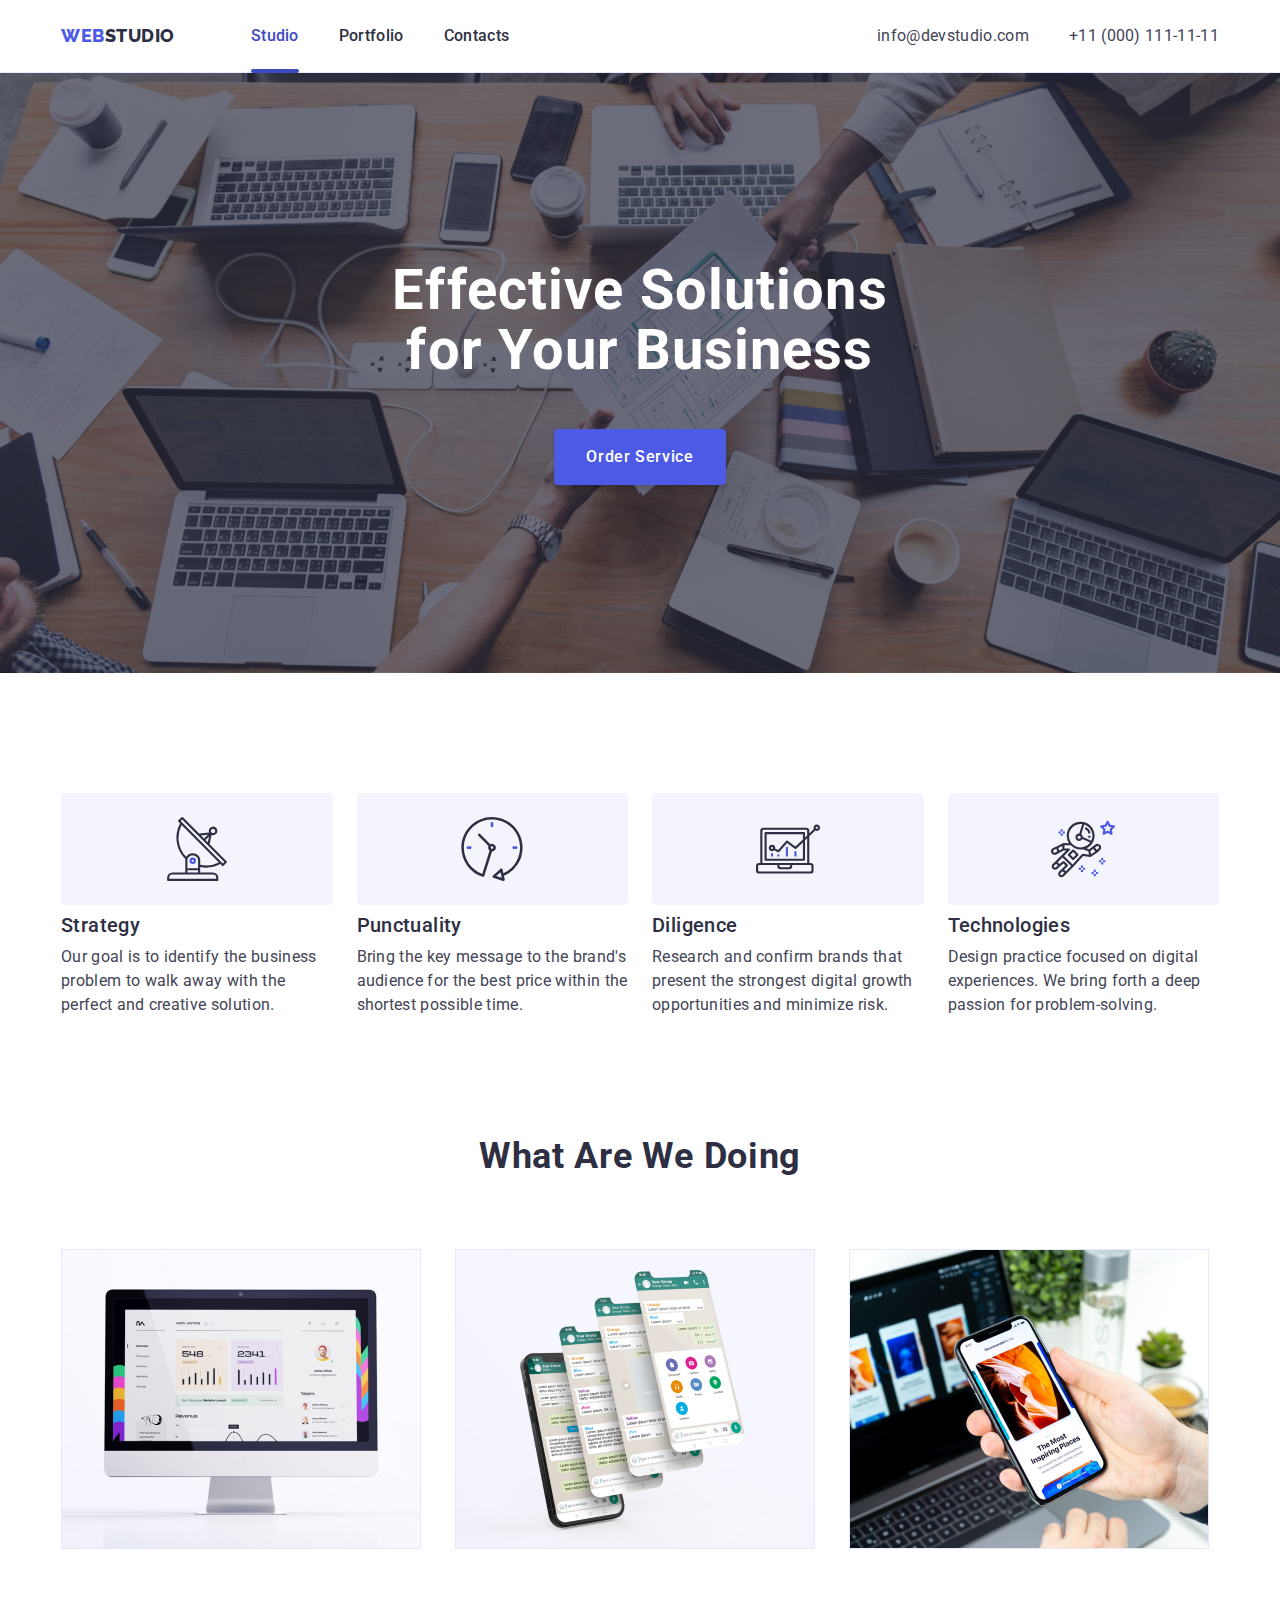
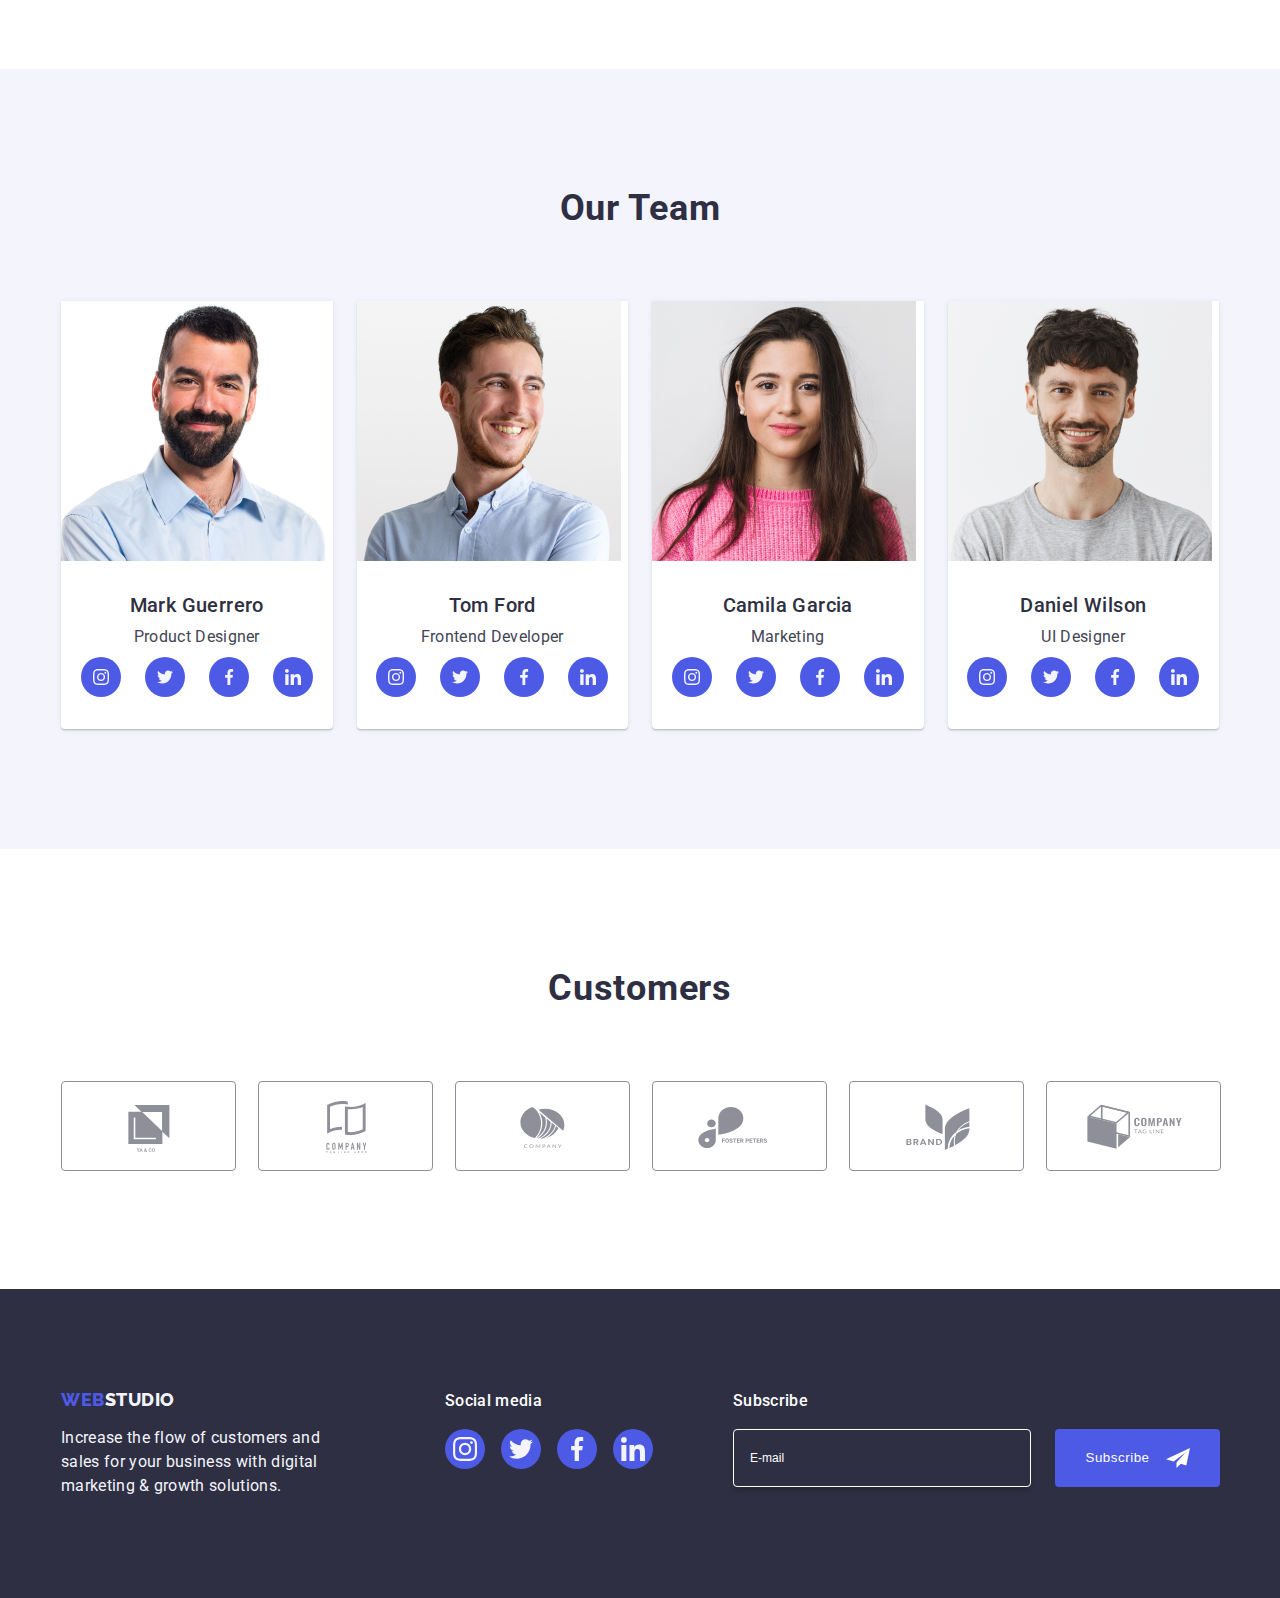
<file: index.html>
<!DOCTYPE html>
<html lang="en">
  <head>
    <meta charset="UTF-8" />
    <meta name="description" content="Help for improving your business" />
    <title>WebStudio</title>
    <link
      rel="stylesheet"
      href="https://cdnjs.cloudflare.com/ajax/libs/modern-normalize/2.0.0/modern-normalize.min.css"
      integrity="sha512-4xo8blKMVCiXpTaLzQSLSw3KFOVPWhm/TRtuPVc4WG6kUgjH6J03IBuG7JZPkcWMxJ5huwaBpOpnwYElP/m6wg=="
      crossorigin="anonymous"
      referrerpolicy="no-referrer"
    />
    <link rel="stylesheet" href="./css/styles.css" />
    <link rel="preconnect" href="https://fonts.googleapis.com" />
    <link rel="preconnect" href="https://fonts.gstatic.com" crossorigin />
    <link
      href="https://fonts.googleapis.com/css2?family=Raleway:wght@800&family=Roboto:wght@400;500;700;900&display=swap"
      rel="stylesheet"
    />
  </head>
  <body>
    <header class="header">
      <div class="container fl-container">
        <nav class="fl-nav">
          <a href="./index.html" class="logo link"
            >Web<span class="studio">Studio</span></a
          >
          <ul class="list fl-cont-list">
            <li>
              <a href="./index.html" class="nav current link">Studio</a>
            </li>
            <li>
              <a href="./portfolio.html" class="nav link">Portfolio</a>
            </li>
            <li><a href="" class="nav link">Contacts</a></li>
          </ul>
        </nav>
        <address class="address">
          <ul class="list fl-cont-list">
            <li>
              <a href="mailto:info@devstudio.com" class="contacts link"
                >info@devstudio.com</a
              >
            </li>
            <li>
              <a href="tel:+110001111111" class="contacts link"
                >+11 (000) 111-11-11</a
              >
            </li>
          </ul>
        </address>
      </div>
    </header>
    <main class="content">
      <section class="hero-image">
        <div class="container">
          <h1 class="title">Effective Solutions for Your Business</h1>
          <button type="button" class="serv" data-modal-open>
            Order Service
          </button>
        </div>
      </section>
      <section class="section">
        <div class="container">
          <h2 class="visually-hidden">Lorem, ipsum dolor.</h2>
          <ul class="list fl-cont">
            <li class="item-four">
              <div class="rectangle">
                <svg class="rectangle-icon" width="64" height="64">
                  <use href="./images/icons.svg#icon-strategy"></use>
                </svg>
              </div>
              <h3 class="section-item-title">Strategy</h3>
              <p class="section-item-text">
                Our goal is to identify the business problem to walk away with
                the perfect and creative solution.
              </p>
            </li>
            <li class="item-four">
              <div class="rectangle">
                <svg class="rectangle-icon" width="64" height="64">
                  <use href="./images/icons.svg#icon-punctuality"></use>
                </svg>
              </div>
              <h3 class="section-item-title">Punctuality</h3>
              <p class="section-item-text">
                Bring the key message to the brand's audience for the best price
                within the shortest possible time.
              </p>
            </li>
            <li class="item-four">
              <div class="rectangle">
                <svg class="rectangle-icon" width="64" height="64">
                  <use href="./images/icons.svg#icon-diligence"></use>
                </svg>
              </div>
              <h3 class="section-item-title">Diligence</h3>
              <p class="section-item-text">
                Research and confirm brands that present the strongest digital
                growth opportunities and minimize risk.
              </p>
            </li>
            <li class="item-four">
              <div class="rectangle">
                <svg class="rectangle-icon" width="64" height="64">
                  <use href="./images/icons.svg#icon-technologies"></use>
                </svg>
              </div>
              <h3 class="section-item-title">Technologies</h3>
              <p class="section-item-text">
                Design practice focused on digital experiences. We bring forth a
                deep passion for problem-solving.
              </p>
            </li>
          </ul>
        </div>
      </section>
      <section class="production">
        <div class="container">
          <h2 class="section-title">What are we doing</h2>
          <ul class="list fl-cont">
            <li class="item-three">
              <img src="./images/computer.jpg" alt="Computer" width="360" />
            </li>
            <li class="item-three">
              <img src="./images/phone.jpg" alt="Phone" width="360" />
            </li>
            <li class="item-three">
              <img src="./images/laptop.jpg" alt="Laptop" width="360" />
            </li>
          </ul>
        </div>
      </section>
      <section class="team">
        <div class="container">
          <h2 class="section-title">Our Team</h2>
          <ul class="list fl-cont">
            <li class="member">
              <img
                src="./images/mark_guerrero.jpg"
                alt="Mark Guerrero"
                width="264"
              />
              <div class="employee">
                <h3 class="item-title">Mark Guerrero</h3>
                <p class="item-text">Product Designer</p>
                <ul class="social list">
                  <li class="social-item">
                    <a
                      class="social-round-link link"
                      href="https://instagram.com"
                      target="_blank"
                      rel="noopener noreferrer"
                      aria-label="Instagram link"
                    >
                      <svg class="social-icon" width="16" height="16">
                        <use href="./images/icons.svg#icon-instagram"></use>
                      </svg>
                    </a>
                  </li>
                  <li class="social-item">
                    <a
                      class="social-round-link link"
                      href="https://twitter.com"
                      target="_blank"
                      rel="noopener noreferrer"
                      aria-label="Twitter link"
                    >
                      <svg class="social-icon" width="16" height="16">
                        <use href="./images/icons.svg#icon-twitter"></use>
                      </svg>
                    </a>
                  </li>
                  <li class="social-item">
                    <a
                      class="social-round-link link"
                      href="https://facebook.com"
                      target="_blank"
                      rel="noopener noreferrer"
                      aria-label="Facebook link"
                    >
                      <svg class="social-icon" width="16" height="16">
                        <use href="./images/icons.svg#icon-facebook"></use>
                      </svg>
                    </a>
                  </li>
                  <li class="social-item">
                    <a
                      class="social-round-link link"
                      href="https://linkedin.com"
                      target="_blank"
                      rel="noopener noreferrer"
                      aria-label="Linkedin link"
                    >
                      <svg class="social-icon" width="16" height="16">
                        <use href="./images/icons.svg#icon-linkedin"></use>
                      </svg>
                    </a>
                  </li>
                </ul>
              </div>
            </li>
            <li class="member">
              <img src="./images/tom_ford.jpg" alt="Tom Ford" width="264" />
              <div class="employee">
                <h3 class="item-title">Tom Ford</h3>
                <p class="item-text">Frontend Developer</p>
                <ul class="social list">
                  <li class="social-item">
                    <a
                      class="social-round-link link"
                      href="https://instagram.com"
                      target="_blank"
                      rel="noopener noreferrer"
                      aria-label="Instagram link"
                    >
                      <svg class="social-icon" width="16" height="16">
                        <use href="./images/icons.svg#icon-instagram"></use>
                      </svg>
                    </a>
                  </li>
                  <li class="social-item">
                    <a
                      class="social-round-link link"
                      href="https://twitter.com"
                      target="_blank"
                      rel="noopener noreferrer"
                      aria-label="Twitter link"
                    >
                      <svg class="social-icon" width="16" height="16">
                        <use href="./images/icons.svg#icon-twitter"></use>
                      </svg>
                    </a>
                  </li>
                  <li class="social-item">
                    <a
                      class="social-round-link link"
                      href="https://facebook.com"
                      target="_blank"
                      rel="noopener noreferrer"
                      aria-label="Facebook link"
                    >
                      <svg class="social-icon" width="16" height="16">
                        <use href="./images/icons.svg#icon-facebook"></use>
                      </svg>
                    </a>
                  </li>
                  <li class="social-item">
                    <a
                      class="social-round-link link"
                      href="https://linkedin.com"
                      target="_blank"
                      rel="noopener noreferrer"
                      aria-label="Linkedin link"
                    >
                      <svg class="social-icon" width="16" height="16">
                        <use href="./images/icons.svg#icon-linkedin"></use>
                      </svg>
                    </a>
                  </li>
                </ul>
              </div>
            </li>
            <li class="member">
              <img
                src="./images/camila_garcia.jpg"
                alt="Camila Garcia"
                width="264"
              />
              <div class="employee">
                <h3 class="item-title">Camila Garcia</h3>
                <p class="item-text">Marketing</p>
                <ul class="social list">
                  <li class="social-item">
                    <a
                      class="social-round-link link"
                      href="https://instagram.com"
                      target="_blank"
                      rel="noopener noreferrer"
                      aria-label="Instagram link"
                    >
                      <svg class="social-icon" width="16" height="16">
                        <use href="./images/icons.svg#icon-instagram"></use>
                      </svg>
                    </a>
                  </li>
                  <li class="social-item">
                    <a
                      class="social-round-link link"
                      href="https://twitter.com"
                      target="_blank"
                      rel="noopener noreferrer"
                      aria-label="Twitter link"
                    >
                      <svg class="social-icon" width="16" height="16">
                        <use href="./images/icons.svg#icon-twitter"></use>
                      </svg>
                    </a>
                  </li>
                  <li class="social-item">
                    <a
                      class="social-round-link link"
                      href="https://facebook.com"
                      target="_blank"
                      rel="noopener noreferrer"
                      aria-label="Facebook link"
                    >
                      <svg class="social-icon" width="16" height="16">
                        <use href="./images/icons.svg#icon-facebook"></use>
                      </svg>
                    </a>
                  </li>
                  <li class="social-item">
                    <a
                      class="social-round-link link"
                      href="https://linkedin.com"
                      target="_blank"
                      rel="noopener noreferrer"
                      aria-label="Linkedin link"
                    >
                      <svg class="social-icon" width="16" height="16">
                        <use href="./images/icons.svg#icon-linkedin"></use>
                      </svg>
                    </a>
                  </li>
                </ul>
              </div>
            </li>
            <li class="member">
              <img
                src="./images/daniel_wilson.jpg"
                alt="Daniel Wilson"
                width="264"
              />
              <div class="employee">
                <h3 class="item-title">Daniel Wilson</h3>
                <p class="item-text">UI Designer</p>
                <ul class="social list">
                  <li class="social-item">
                    <a
                      class="social-round-link link"
                      href="https://instagram.com"
                      target="_blank"
                      rel="noopener noreferrer"
                      aria-label="Instagram link"
                    >
                      <svg class="social-icon" width="16" height="16">
                        <use href="./images/icons.svg#icon-instagram"></use>
                      </svg>
                    </a>
                  </li>
                  <li class="social-item">
                    <a
                      class="social-round-link link"
                      href="https://twitter.com"
                      target="_blank"
                      rel="noopener noreferrer"
                      aria-label="Twitter link"
                    >
                      <svg class="social-icon" width="16" height="16">
                        <use href="./images/icons.svg#icon-twitter"></use>
                      </svg>
                    </a>
                  </li>
                  <li class="social-item">
                    <a
                      class="social-round-link link"
                      href="https://facebook.com"
                      target="_blank"
                      rel="noopener noreferrer"
                      aria-label="Facebook link"
                    >
                      <svg class="social-icon" width="16" height="16">
                        <use href="./images/icons.svg#icon-facebook"></use>
                      </svg>
                    </a>
                  </li>
                  <li class="social-item">
                    <a
                      class="social-round-link link"
                      href="https://linkedin.com"
                      target="_blank"
                      rel="noopener noreferrer"
                      aria-label="Linkedin link"
                    >
                      <svg class="social-icon" width="16" height="16">
                        <use href="./images/icons.svg#icon-linkedin"></use>
                      </svg>
                    </a>
                  </li>
                </ul>
              </div>
            </li>
          </ul>
        </div>
        <!--</div>-->
      </section>
      <section class="customers">
        <div class="container">
          <h2 class="section-title">Customers</h2>
          <ul class="customers-list list">
            <li class="customers-item">
              <a href="" class="customers-link"
                ><svg class="customers-icon" width="104" height="56">
                  <use href="./images/icons.svg#icon-ya_co"></use>
                </svg>
              </a>
            </li>
            <li class="customers-item">
              <a href="" class="customers-link">
                <svg class="customers-icon" width="104" height="56">
                  <use href="./images/icons.svg#icon-here"></use>
                </svg>
              </a>
            </li>
            <li class="customers-item">
              <a href="" class="customers-link"
                ><svg class="customers-icon" width="104" height="56">
                  <use href="./images/icons.svg#icon-company"></use>
                </svg>
              </a>
            </li>
            <li class="customers-item">
              <a href="" class="customers-link"
                ><svg class="customers-icon" width="104" height="56">
                  <use href="./images/icons.svg#icon-foster"></use>
                </svg>
              </a>
            </li>
            <li class="customers-item">
              <a href="" class="customers-link"
                ><svg class="customers-icon" width="104" height="56">
                  <use href="./images/icons.svg#icon-brand"></use>
                </svg>
              </a>
            </li>
            <li class="customers-item">
              <a href="" class="customers-link"
                ><svg class="customers-icon" width="104" height="56">
                  <use href="./images/icons.svg#icon-tag_line"></use>
                </svg>
              </a>
            </li>
          </ul>
        </div>
      </section>
    </main>
    <footer class="footer">
      <div class="container footer-container">
        <div class="container-logo">
          <a href="./index.html" class="logo link"
            >Web<span class="studio">Studio</span></a
          >
          <p class="footer-text">
            Increase the flow of customers and sales for your business with
            digital marketing & growth solutions.
          </p>
        </div>
        <div class="container-social">
          <p class="footer-text-social">Social media</p>
          <ul class="footer-social list">
            <li class="social-item">
              <a
                class="social-round-link link"
                href="https://instagram.com"
                target="_blank"
                rel="noopener noreferrer"
                aria-label="Instagram link"
              >
                <svg class="social-icon" width="24" height="24">
                  <use href="./images/icons.svg#icon-instagram"></use>
                </svg>
              </a>
            </li>
            <li class="social-item">
              <a
                class="social-round-link link"
                href="https://twitter.com"
                target="_blank"
                rel="noopener noreferrer"
                aria-label="Twitter link"
              >
                <svg class="social-icon" width="24" height="24">
                  <use href="./images/icons.svg#icon-twitter"></use>
                </svg>
              </a>
            </li>
            <li class="social-item">
              <a
                class="social-round-link link"
                href="https://facebook.com"
                target="_blank"
                rel="noopener noreferrer"
                aria-label="Facebook link"
              >
                <svg class="social-icon" width="24" height="24">
                  <use href="./images/icons.svg#icon-facebook"></use>
                </svg>
              </a>
            </li>
            <li class="social-item">
              <a
                class="social-round-link link"
                href="https://linkedin.com"
                target="_blank"
                rel="noopener noreferrer"
                aria-label="Linkedin link"
              >
                <svg class="social-icon" width="24" height="24">
                  <use href="./images/icons.svg#icon-linkedin"></use>
                </svg>
              </a>
            </li>
          </ul>
        </div>
        <div class="subscribe">
          <p class="footer-text-social">Subscribe</p>
          <form class="subscribe-form">
            <label class="subscribe-label">
              <input
                class="email"
                type="email"
                name="email"
                placeholder="E-mail"
              />
            </label>
            <button class="subscribe-btn" type="submit">
              Subscribe
              <!-- <p class="subscribe-btn-text">Subscribe</p> -->
              <svg class="icon-subscribe" width="24" height="24">
                <use href="./images/icons.svg#icon-subscribe"></use>
              </svg>
            </button>
          </form>
        </div>
      </div>
    </footer>

    <!-- Modal window -->
    <div class="backdrop is-hidden" data-modal>
      <div class="modal">
        <button type="button" class="modal-btn" data-modal-close>
          <svg class="modal-btn-icon" width="8" height="8">
            <use href="./images/icons.svg#icon-close"></use>
          </svg>
        </button>

        <!-- Form -->
        <p class="form-title">Leave your contacts and we will call you back</p>
        <form class="modal-form">
          <div class="modal-field">
            <label class="modal-label" for="user-name">Name</label>
            <div class="user">
              <input
                class="modal-input"
                type="text"
                name="user-name"
                id="user-name"
              />
              <svg class="modal-icon" width="18" height="24">
                <use href="./images/icons.svg#icon-name"></use>
              </svg>
            </div>
          </div>
          <div class="modal-field">
            <label class="modal-label" for="user_phone">Phone</label>
            <div class="user">
              <input
                class="modal-input"
                type="tel"
                name="user_phone"
                id="user_phone"
              />
              <svg class="modal-icon" width="18" height="24">
                <use href="./images/icons.svg#icon-phone"></use>
              </svg>
            </div>
          </div>
          <div class="modal-field">
            <label class="modal-label" for="user_email">Email</label>
            <div class="user">
              <input
                class="modal-input"
                type="email"
                name="user_email"
                id="user_email"
              />
              <svg class="modal-icon" width="18" height="24">
                <use href="./images/icons.svg#icon-email"></use>
              </svg>
            </div>
          </div>

          <div class="modal-coment">
            <label class="modal-label" for="user-comment"> Comment </label>
            <textarea
              class="modal-coment-field"
              name="user-comment"
              id="user-comment"
              rows="4"
              placeholder="Text input"
            ></textarea>
          </div>

          <div class="modal-form-checkbox">
            <input
              class="modal-agreement-input visually-hidden"
              type="checkbox"
              name="user-privacy"
              id="user-privacy"
              value="true"
            />
            <label class="modal-agreement" for="user-privacy">
              <span class="modal-checkbox">
                <svg class="modal-checkbox-icon" width="10" height="8">
                  <use href="./images/icons.svg#icon-modal"></use>
                </svg>
              </span>
              I accept the terms and conditions of the
              <a
                class="modal-agreement-link"
                href=""
                target="_blank"
                rel="noopener noreferrer"
              >
                Privacy Policy
              </a>
            </label>
          </div>

          <button class="serv" type="submit">Send</button>
        </form>
      </div>
    </div>

    <script src="./js/modal.js"></script>
  </body>
</html>
</file>
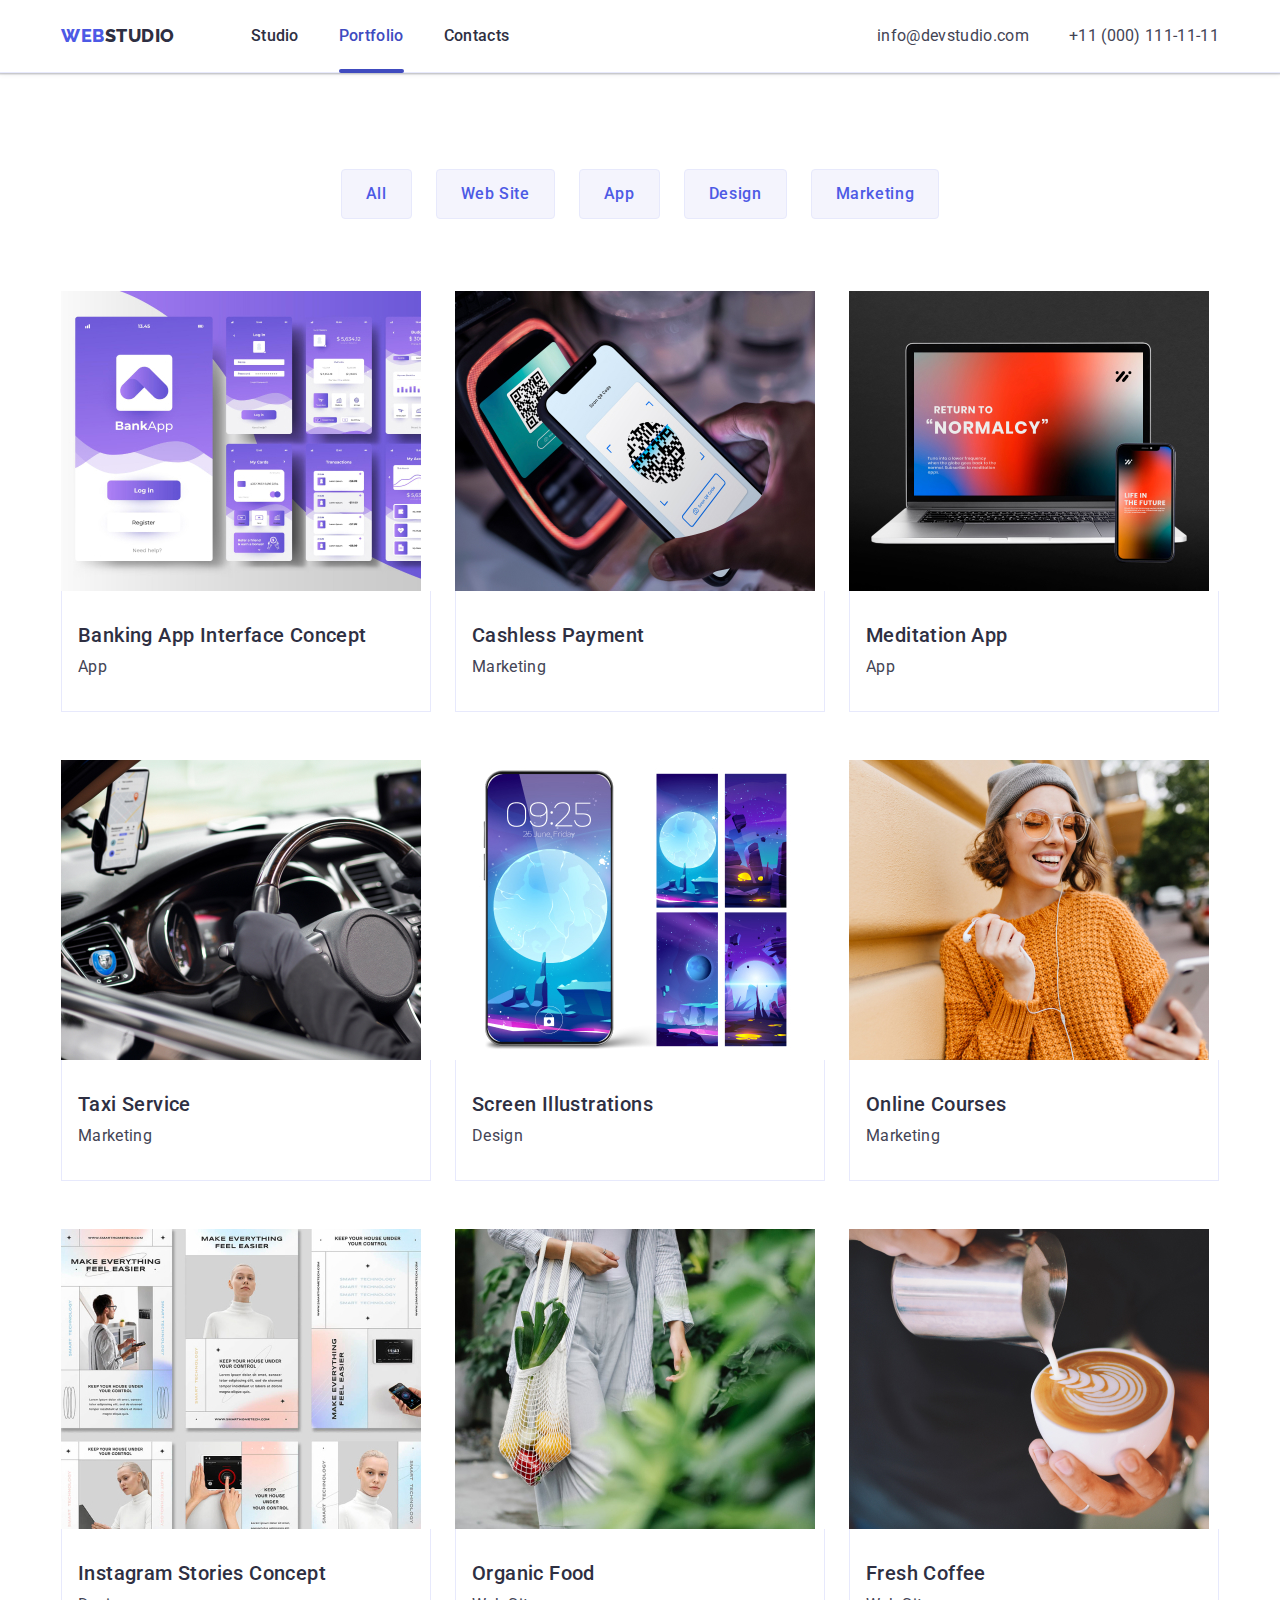
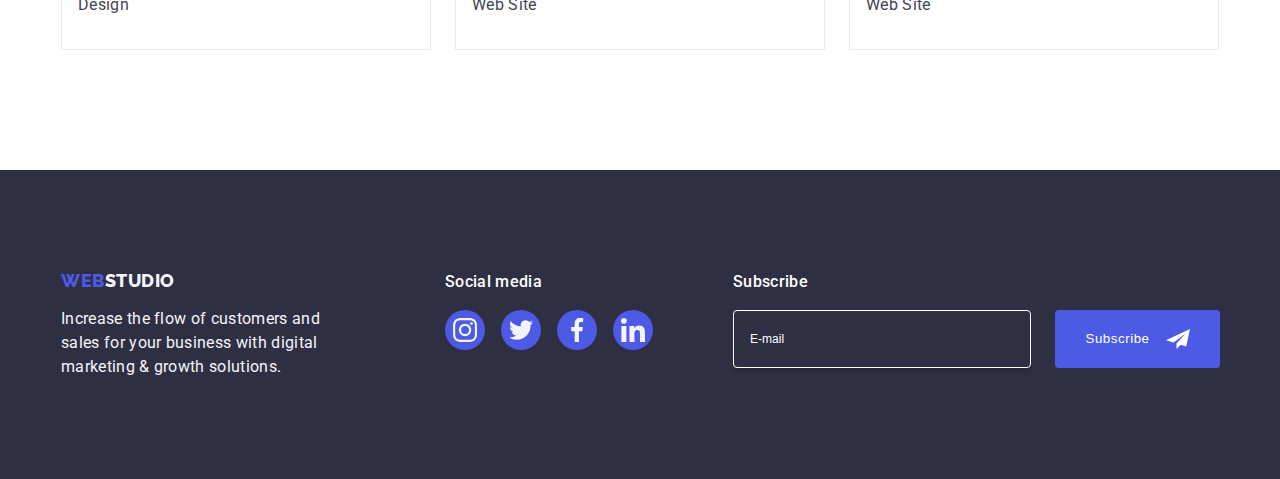
<file: portfolio.html>
<!DOCTYPE html>
<html lang="en">
  <head>
    <meta charset="UTF-8" />
    <meta name="description" content="Our IT services" />
    <title>Portfolio</title>
    <link
      rel="stylesheet"
      href="https://cdnjs.cloudflare.com/ajax/libs/modern-normalize/2.0.0/modern-normalize.min.css"
      integrity="sha512-4xo8blKMVCiXpTaLzQSLSw3KFOVPWhm/TRtuPVc4WG6kUgjH6J03IBuG7JZPkcWMxJ5huwaBpOpnwYElP/m6wg=="
      crossorigin="anonymous"
      referrerpolicy="no-referrer"
    />
    <link rel="stylesheet" href="./css/styles.css" />
    <link rel="preconnect" href="https://fonts.googleapis.com" />
    <link rel="preconnect" href="https://fonts.gstatic.com" crossorigin />
    <link
      href="https://fonts.googleapis.com/css2?family=Raleway:wght@800&family=Roboto:wght@400;500;700;900&display=swap"
      rel="stylesheet"
    />
  </head>
  <body>
    <header class="header">
      <div class="container fl-container">
        <nav class="fl-nav">
          <a href="./index.html" class="logo link"
            >Web<span class="studio">Studio</span></a
          >
          <ul class="list fl-cont-list">
            <li>
              <a href="./index.html" class="nav link">Studio</a>
            </li>
            <li>
              <a href="./portfolio.html" class="nav current link">Portfolio</a>
            </li>
            <li><a href="" class="nav link">Contacts</a></li>
          </ul>
        </nav>
        <address class="address">
          <ul class="list fl-cont-list">
            <li>
              <a href="mailto:info@devstudio.com" class="contacts link"
                >info@devstudio.com</a
              >
            </li>
            <li>
              <a href="tel:+110001111111" class="contacts link"
                >+11 (000) 111-11-11</a
              >
            </li>
          </ul>
        </address>
      </div>
    </header>
    <main>
      <section class="section-port">
        <div class="container">
          <h1 class="visually-hidden">Lorem ipsum dolor sit amet.</h1>
          <ul class="list fl-cont filters">
            <li><button type="button" class="filter">All</button></li>
            <li><button type="button" class="filter">Web Site</button></li>
            <li><button type="button" class="filter">App</button></li>
            <li><button type="button" class="filter">Design</button></li>
            <li><button type="button" class="filter">Marketing</button></li>
          </ul>
          <ul class="list card-set">
            <li class="item">
              <a href="" class="link card-set-link">
                <div class="box">
                  <img
                    src="./images/bank.jpg"
                    alt="Banking App"
                    width="360"
                    height="300"
                  />
                  <p class="overlay">
                    14 Stylish and User-Friendly App Design Concepts · Task
                    Manager App · Calorie Tracker App · Exotic Fruit Ecommerce
                    App · Cloud Storage App
                  </p>
                </div>
                <div class="app">
                  <h2 class="item-title-port">Banking App Interface Concept</h2>
                  <p class="item-text-port">App</p>
                </div>
              </a>
            </li>
            <li class="item">
              <a href="" class="link card-set-link">
                <div class="box">
                  <img
                    src="./images/payments.jpg"
                    alt="Payment"
                    width="360"
                    height="300"
                  />
                  <p class="overlay">
                    14 Stylish and User-Friendly App Design Concepts · Task
                    Manager App · Calorie Tracker App · Exotic Fruit Ecommerce
                    App · Cloud Storage App
                  </p>
                </div>
                <div class="app">
                  <h2 class="item-title-port">Cashless Payment</h2>
                  <p class="item-text-port">Marketing</p>
                </div>
              </a>
            </li>
            <li class="item">
              <a href="" class="link card-set-link">
                <div class="box">
                  <img
                    src="./images/meditation.jpg"
                    alt="Meditation App"
                    width="360"
                    height="300"
                  />
                  <p class="overlay">
                    14 Stylish and User-Friendly App Design Concepts · Task
                    Manager App · Calorie Tracker App · Exotic Fruit Ecommerce
                    App · Cloud Storage App
                  </p>
                </div>
                <div class="app">
                  <h2 class="item-title-port">Meditation App</h2>
                  <p class="item-text-port">App</p>
                </div>
              </a>
            </li>
            <li class="item">
              <a href="" class="link card-set-link">
                <div class="box">
                  <img
                    src="./images/taxi.jpg"
                    alt="Taxi Service"
                    width="360"
                    height="300"
                  />
                  <p class="overlay">
                    14 Stylish and User-Friendly App Design Concepts · Task
                    Manager App · Calorie Tracker App · Exotic Fruit Ecommerce
                    App · Cloud Storage App
                  </p>
                </div>
                <div class="app">
                  <h2 class="item-title-port">Taxi Service</h2>
                  <p class="item-text-port">Marketing</p>
                </div>
              </a>
            </li>
            <li class="item">
              <a href="" class="link card-set-link">
                <div class="box">
                  <img
                    src="./images/screen.jpg"
                    alt="Screen Illustrations"
                    width="360"
                    height="300"
                  />
                  <p class="overlay">
                    14 Stylish and User-Friendly App Design Concepts · Task
                    Manager App · Calorie Tracker App · Exotic Fruit Ecommerce
                    App · Cloud Storage App
                  </p>
                </div>
                <div class="app">
                  <h2 class="item-title-port">Screen Illustrations</h2>
                  <p class="item-text-port">Design</p>
                </div>
              </a>
            </li>
            <li class="item">
              <a href="" class="link card-set-link">
                <div class="box">
                  <img
                    src="./images/courses.jpg"
                    alt="Online Courses"
                    width="360"
                    height="300"
                  />
                  <p class="overlay">
                    14 Stylish and User-Friendly App Design Concepts · Task
                    Manager App · Calorie Tracker App · Exotic Fruit Ecommerce
                    App · Cloud Storage App
                  </p>
                </div>
                <div class="app">
                  <h2 class="item-title-port">Online Courses</h2>
                  <p class="item-text-port">Marketing</p>
                </div>
              </a>
            </li>
            <li class="item">
              <a href="" class="link card-set-link">
                <div class="box">
                  <img
                    src="./images/stories.jpg"
                    alt="Instagram Stories Concept"
                    width="360"
                    height="300"
                  />
                  <p class="overlay">
                    14 Stylish and User-Friendly App Design Concepts · Task
                    Manager App · Calorie Tracker App · Exotic Fruit Ecommerce
                    App · Cloud Storage App
                  </p>
                </div>
                <div class="app">
                  <h2 class="item-title-port">Instagram Stories Concept</h2>
                  <p class="item-text-port">Design</p>
                </div>
              </a>
            </li>
            <li class="item">
              <a href="" class="link card-set-link">
                <div class="box">
                  <img
                    src="./images/food.jpg"
                    alt="Organic Food"
                    width="360"
                    height="300"
                  />
                  <p class="overlay">
                    14 Stylish and User-Friendly App Design Concepts · Task
                    Manager App · Calorie Tracker App · Exotic Fruit Ecommerce
                    App · Cloud Storage App
                  </p>
                </div>
                <div class="app">
                  <h2 class="item-title-port">Organic Food</h2>
                  <p class="item-text-port">Web Site</p>
                </div>
              </a>
            </li>
            <li class="item">
              <a href="" class="link card-set-link">
                <div class="box">
                  <img
                    src="./images/coffee.jpg"
                    alt="Fresh Coffee"
                    width="360"
                    height="300"
                  />
                  <p class="overlay">
                    14 Stylish and User-Friendly App Design Concepts · Task
                    Manager App · Calorie Tracker App · Exotic Fruit Ecommerce
                    App · Cloud Storage App
                  </p>
                </div>
                <div class="app">
                  <h2 class="item-title-port">Fresh Coffee</h2>
                  <p class="item-text-port">Web Site</p>
                </div>
              </a>
            </li>
          </ul>
        </div>
      </section>
    </main>
    <footer class="footer">
      <div class="container footer-container">
        <div class="container-logo">
          <a href="./index.html" class="logo link"
            >Web<span class="studio">Studio</span></a
          >
          <p class="footer-text">
            Increase the flow of customers and sales for your business with
            digital marketing & growth solutions.
          </p>
        </div>
        <div class="container-social">
          <p class="footer-text-social">Social media</p>
          <ul class="footer-social list">
            <li class="social-item">
              <a
                class="social-round-link link"
                href="https://instagram.com"
                target="_blank"
                rel="noopener noreferrer"
                aria-label="Instagram link"
              >
                <svg class="social-icon" width="24" height="24">
                  <use href="./images/icons.svg#icon-instagram"></use>
                </svg>
              </a>
            </li>
            <li class="social-item">
              <a
                class="social-round-link link"
                href="https://twitter.com"
                target="_blank"
                rel="noopener noreferrer"
                aria-label="Twitter link"
              >
                <svg class="social-icon" width="24" height="24">
                  <use href="./images/icons.svg#icon-twitter"></use>
                </svg>
              </a>
            </li>
            <li class="social-item">
              <a
                class="social-round-link link"
                href="https://facebook.com"
                target="_blank"
                rel="noopener noreferrer"
                aria-label="Facebook link"
              >
                <svg class="social-icon" width="24" height="24">
                  <use href="./images/icons.svg#icon-facebook"></use>
                </svg>
              </a>
            </li>
            <li class="social-item">
              <a
                class="social-round-link link"
                href="https://linkedin.com"
                target="_blank"
                rel="noopener noreferrer"
                aria-label="Linkedin link"
              >
                <svg class="social-icon" width="24" height="24">
                  <use href="./images/icons.svg#icon-linkedin"></use>
                </svg>
              </a>
            </li>
          </ul>
        </div>
        <div class="subscribe">
          <p class="footer-text-social">Subscribe</p>
          <form class="subscribe-form">
            <label class="subscribe-label">
              <input
                class="email"
                type="email"
                name="email"
                placeholder="E-mail"
              />
            </label>
            <button class="subscribe-btn" type="submit">
              Subscribe
              <!-- <p class="subscribe-btn-text">Subscribe</p> -->
              <svg class="icon-subscribe" width="24" height="24">
                <use href="./images/icons.svg#icon-subscribe"></use>
              </svg>
            </button>
          </form>
        </div>
      </div>
    </footer>
  </body>
</html>
</file>
<file: css/styles.css>
/* Variables */
:root {
    /* Fonts */
        --main-font: 'Roboto', sans-serif;
    /* Colors */
    --iris: #4D5AE5;
    --navyblue: #2E2F42;
    --cloud: #F4F4FD;
    --slate: #434455;
    --cornflower: #E7E9FC;
    --ocean: #404bbf;
    --white: #FFF;
    --green: #31D0AA;
    --light-slate: #8E8F99;
    --dairy: #FCFCFC;
    --navyblue-modal: rgba(46, 47, 66, 0.40)
}
/**
  |============================
  | Base styles
  |============================
*/
body {
        font-family: var(--main-font);
        color: var(--slate);
        background-color: #FFFFFF;
        /* width: 1440px; */
        margin: 0 auto;
}
/* reset start */
h1,
h2,
h3,
h4,
h5,
h6,
p {
    margin-top: 0;
    margin-bottom: 0;
}
ul {
    margin-top: 0;
    margin-bottom: 0;
    padding-left: 0;
}
a {
    text-decoration: none;
    /* color: currentColor; */
}
img {
    display: block;
}
.visually-hidden {
    position: absolute;
    width: 1px;
    height: 1px;
    margin: -1px;
    border: 0;
    padding: 0;
    white-space: nowrap;
    clip-path: inset(100%);
    clip: rect(0 0 0 0);
    overflow: hidden;
}
/* reset end */
/**
  |============================
  | Base styles
  |============================
*/
.section {
    padding: 120px 0;
}
.container {
    max-width: 1158px;
    padding-left: 15px;
    padding-right: 15px;
    margin-left: auto;
    margin-right: auto;
}
.list {
    list-style-type: none;
}
.link {
    text-decoration: none;
}
/*  */
.header {
    border-bottom: 1px solid var(--cornflower);
        background: var(--white);
        box-shadow: 0px 1px 6px 0px rgba(46, 47, 66, 0.08), 0px 1px 1px 0px rgba(46, 47, 66, 0.16), 0px 2px 1px 0px rgba(46, 47, 66, 0.08);
}

.fl-container {
    display: flex;
    justify-content: space-between;
    /*padding-top: 24px;
    padding-bottom: 24px;*/
}

.fl-nav {
    display: flex;
    align-items: center;
}
.logo {
    color: var(--iris);
    font-family: Raleway, sans-serif;
    font-size: 18px;
    font-style: normal;
    font-weight: 800;
    line-height: 1.17;
    /* 116.667% */
    letter-spacing: 0.54px;
    text-transform: uppercase;
    margin-right: 76px;
}

.studio {
    color: var(--navyblue);

}
.fl-cont-list {
    display: flex;
    gap: 40px;
}
.nav {
    color: var(--navyblue);
    font-size: 16px;
    font-weight: 500;
    line-height: 1.5;
    /* 150% */
    letter-spacing: 0.32px;
    display: inline-block;
    padding: 24px 0;
    /*  Set transition values  */
        transition-property: color;
        transition-duration: 250ms;
        transition-timing-function: cubic-bezier(0.4, 0, 0.2, 1);
}
.address {
    font-style: normal;
}
.contacts {
    color: var(--slate);
    font-size: 16px;
    line-height: 1.5;
    /* 150% */
    letter-spacing: 0.32px;
    display: inline-block;
    padding: 24px 0;
    /*  Set transition values  */
        transition-property: color;
        transition-duration: 250ms;
        transition-timing-function: cubic-bezier(0.4, 0, 0.2, 1);
}
.nav:hover,
.contacts:hover,
.nav:focus,
.contacts:focus {
    color: var(--ocean);
}
.current {
    position: relative;
    color: var(--ocean
    );
}
.current::after {
    content: "";
    position: absolute;
    display: block;
    width: 100%;
    height: 4px;
    bottom: -1px;
background-color: var(--ocean);
border-radius: 2px;

} 
.fl-cont {
    display: flex;
        gap: 24px;
}

.rectangle {
    display: flex;
    align-items: center;
    justify-content: center;
    height: 112px;
    border: none;
    border-radius: 4px;
    background: var(--cloud);
    margin-bottom: 8px;
}
.rectangle-icon {
    display: block;
}
.production {
    padding-bottom: 120px;
}

.section-port {
    padding-top: 96px;
    padding-bottom: 120px;
}

.filters{
    justify-content: center;
    margin-bottom: 72px;
}
.filter {
    font-family: 'Roboto', sans-serif;
    background-color: var(--cloud);
    cursor: pointer;
    color: var(--iris);
        /* Button Text */
        font-size: 16px;
        font-weight: 500;
        line-height: 1.5;
        /* 150% */
        letter-spacing: 0.64px;
        padding: 12px 24px;
        border-radius: 4px;
        border: 1px solid var(--cornflower);
        /*  Set transition values  */
            transition: color 250ms cubic-bezier(0.4, 0, 0.2, 1),
                background-color 250ms cubic-bezier(0.4, 0, 0.2, 1),
                border-color 250ms cubic-bezier(0.4, 0, 0.2, 1),
                box-shadow 250ms cubic-bezier(0.4, 0, 0.2, 1);
}

.filter:hover,
.filter:focus {
    color: var(--white);
background-color: var(--ocean);
border: 1px solid transparent;
    box-shadow: 0px 2px 2px 0px rgba(0, 0, 0, 0.12), 0px 2px 1px 0px rgba(0, 0, 0, 0.08), 0px 3px 1px 0px rgba(0, 0, 0, 0.10);
}
.card-set {
    display: flex;
    flex-wrap: wrap;
    row-gap: 48px;
    column-gap: 24px;
}
.item-title {
color: var(--navyblue);
    font-size: 20px;
    font-weight: 500;
    line-height: 1.2;
    /* 120% */
    letter-spacing: 0.4px;
    text-align: center;
    /*margin-top: 32px;*/
    margin-bottom: 8px;
}
.item-title-port {
    color: var(--navyblue);
    font-size: 20px;
    font-weight: 500;
    line-height: 1.2;
    /* 120% */
    letter-spacing: 0.4px;
    text-align: left;
    margin-bottom: 8px;
}
.section-item-title {
    color: var(--navyblue);
        font-size: 20px;
        font-weight: 500;
        line-height: 1.2;
        /* 120% */
        letter-spacing: 0.4px;
        text-align: left;
        margin-bottom: 8px;
}
.item-text {
font-size: 16px;
    line-height: 1.5;
    /* 150% */
    letter-spacing: 0.32px;
    color: var(--slate);
    text-align: center;
    margin-bottom: 8px;
}
.item-text-port {
    font-size: 16px;
    line-height: 1.5;
    /* 150% */
    letter-spacing: 0.32px;
    color: var(--slate);
    /*margin: 0 16px;*/
}
.section-item-text {
    font-size: 16px;
        line-height: 1.5;
        /* 150% */
        letter-spacing: 0.32px;
        color: var(--slate);
        /*margin: 0 16px;*/
        text-align: left;
}
.hero-image {
    background-color: var(--navyblue);
    max-width: 1440px;
    margin: 0 auto;
    padding: 188px 0;
    background-image: linear-gradient(rgba(46, 47, 66, 0.7),
                rgba(46, 47, 66, 0.7)), url(../images/hero-bg.jpg);
                background-repeat: no-repeat;
                background-size: cover;
                background-position: center;
}
.last {
    padding-left: 141px;
    padding-right: 141px;
    background: var(--cloud);
}

.title {
    color: var(--white);
        text-align: center;
        font-size: 56px;
        line-height: 1.07;
        /* 107.143% */
        letter-spacing: 1.12px;
        max-width: 496px;
        margin: 0 auto 48px;
}
.serv {
        background-color: var(--iris);
        font-family: 'Roboto', sans-serif;
        color: var(--white);
        font-size: 16px;
        font-weight: 500;
        line-height: 1.5;
        letter-spacing: 0.64px;
        cursor: pointer;
        min-width: 169px;
        height: 56px;
        border: none;
        margin: 0 auto;
        padding: 16px 32px;
        border-radius: 4px;
        box-shadow: 0px 4px 4px 0px rgba(0, 0, 0, 0.15);
        display: block;    
        /*  Set transition values  */
            transition-property: background-color;
            transition-duration: 250ms;
            transition-timing-function: cubic-bezier(0.4, 0, 0.2, 1);
}
.serv:hover, .serv:focus {
    background-color: var(--ocean);
}
.section-title {
color: var(--navyblue);
text-align: center;
font-size: 36px;
line-height: 1.11; /* 111.111% */
letter-spacing: 0.72px;
text-transform: capitalize;
margin-bottom: 72px;
}
.item-four {
    width: calc((100% - 72px) / 4);
}
.item-three {
    width: calc((100% - 2 * 24px) / 3);
}
.item {
    width: calc((100% - 48px) / 3);
    /*padding-bottom: 32px;*/
    /*border: 1px solid var(--cornflower);*/
        background: var(--white);
        /*  Set transition values  */
            transition-property: box-shadow;
            transition-duration: 250ms;
            transition-timing-function: cubic-bezier(0.4, 0, 0.2, 1);
}
.card-set-link {
    display: block;
    transition: box-shadow 250ms cubic-bezier(0.4, 0, 0.2, 1);
}
.card-set-link:hover, .card-set-link:focus {
        box-shadow: 0px 2px 1px 0px rgba(46, 47, 66, 0.08), 0px 1px 1px 0px rgba(46, 47, 66, 0.16), 0px 1px 6px 0px rgba(46, 47, 66, 0.08);
}
.box {
    position: relative;
        width: 360px;
        height: 300px;
        /* margin: 0 auto; */
        overflow: hidden;
}
.overlay {
    position: absolute;
    top: 0;
    left: 0;
    width: 100%;
    height: 100%;
    background-color: var(--iris);
    color: var(--cloud);
    padding: 40px 32px;
    /* Body */
    font-size: 16px;
        line-height: 1.5;
        /* 150% */
        letter-spacing: 0.02em;

    transform: translatey(100%);
    transition: transform 250ms cubic-bezier(0.4, 0, 0.2, 1);
}
.card-set-link:hover .overlay, .card-set-link:focus .overlay {
    transform: translatey(0);
}
.overlay-text {
    color: var(--cloud);
    
        /* Body */
        line-height: 1.5;
        /* 150% */
        letter-spacing: 0.32px;
}
.app {
    padding: 32px 16px;
    border: 1px solid var(--cornflower);
    border-top: none;
    position: relative;
}
.team {
    padding: 120px 0;
    background-color: var(--cloud);
}
.member {
    background-color: var(--white);
    width: calc((100% - 72px) / 4);
    border-radius: 0px 0px 4px 4px;
    box-shadow: 0px 2px 1px 0px rgba(46, 47, 66, 0.08), 0px 1px 1px 0px rgba(46, 47, 66, 0.16), 0px 1px 6px 0px rgba(46, 47, 66, 0.08);
}
.employee {
    padding: 32px 0;
}
.social {
    display: flex;
    justify-content: center;
    gap: 24px;
    width: 232px;
    margin-left: auto;
    margin-right: auto;
}
.social-item {
width: 40px;
    height: 40px;
}
.social-round-link {
    display: flex;
    align-items: center;
    justify-content: center;
    width: 100%;
    height: 100%;
    border-radius: 50%;
    background-color: var(--iris);
    color: var(--cloud);
    transition-property: background-color;
        transition-duration: 250ms;
        transition-timing-function: cubic-bezier(0.4, 0, 0.2, 1);
}
.social-round-link:hover, .social-round-link:focus {
    background-color: var(--ocean);
}
.social-icon {
    fill: currentColor;
}
/* .icon.fill-none {
    fill: none;
} */
.customers {
    padding-top: 120px;
    padding-bottom: 120px;
}
.customers-list {
    display: flex;
    gap: 24px;
}
.customers-item {
    width: calc((100% - 120px) / 6);
    height: 88px;
}
.customers-link {
    display: flex;
        align-items: center;
        justify-content: center;
        width: 100%;
        height: 100%;
        border-radius: 4px;
        border: 1px solid var(--light-slate);
        color: var(--light-slate);
        transition-property: color, border-color;
            transition-duration: 250ms;
            transition-timing-function: cubic-bezier(0.4, 0, 0.2, 1);
    }
    
    .customers-link:hover,
    .customers-link:focus {
        color: var(--ocean);
        border-color: var(--ocean);
    }
    
    .customers-icon {
        fill: currentColor;
    }
/**
  |============================
  | FOOTER
  |============================
*/
.footer {
    background-color: var(--navyblue);
    padding: 100px 0;
}

.footer-container {
    display: flex;
    align-items: baseline;
    /* gap: 120px; */
}
.container-logo {
margin-right: 120px;
}
.footer .logo {
    display: inline-block;
    margin-bottom: 16px;
    margin-right: 0;
}
.footer .studio {
            color: var(--cloud);
}
.footer-text {
    color: var(--cloud);
    line-height: 1.5;
    /* 150% */
    letter-spacing: 0.32px;
    max-width: 264px;
}
.container-social {
    width: 208px;
    margin-right: 80px;
}
.footer-text-social {
        font-weight: 500;
        line-height: 1.5;
        /* 150% */
        letter-spacing: 0.32px;
        color: var(--white);
        margin-bottom: 16px;
}
.footer-social {
    display: flex;
    gap: 16px;
    /* width: 232px; */
    margin-left: auto;
    margin-right: auto;
}
.footer .social-round-link:hover,
.footer .social-round-link:focus {
    background-color: var(--green);
}

/* Subscribe */
.subscribe {
    width: 200px;
    height: 50px;
}
.subscribe-form {
    display: flex;
    gap: 24px;
}
.email {
    width: 264px;
    height: 40px;
    padding: 8px 16px;
    border-radius: 4px;
    border: 1px solid var(--white);
    box-shadow: 0px 4px 4px 0px rgba(0, 0, 0, 0.15);
    background-color: transparent;
    font-size: 12px;
    line-height: 1.5;
    letter-spacing: 0.04em;
    color: var(--white);
}
.email::placeholder{
    color: var(--white);
        font-size: 12px;
        line-height: 2;
        /* 200% */
        letter-spacing: 0.04px;
}
.subscribe-btn {
    min-width: 165px;
    display: inline-flex;
        padding: 8px 24px;
        justify-content: center;
        align-items: center;

        border-radius: 4px;
            background: var(--iris);
            border: none;
        
            font-weight: 500;
                line-height: 1.5;
                /* 150% */
                letter-spacing: 0.04em;
                color: var(--white);
                cursor: pointer;

            transition: background-color 250ms cubic-bezier(0.4, 0, 0.2, 1);
}

.subscribe-btn:hover, .subscribe-btn:focus {
    background-color: var(--ocean);
}
.icon-subscribe {
    margin-left: 16px;
}

/**
  |============================
  | Modal window
  |============================
*/
.backdrop {
    position: fixed;
    top: 0;
    left: 0;
    z-index: 1000;

    width: 100%;
    height: 100%;

    background-color: rgba(46, 47, 66, 0.4);
    /* backdrop-filter: blur(2px); */

    transition: opacity 250ms cubic-bezier(0.4, 0, 0.2, 1), visibility 250ms cubic-bezier(0.4, 0, 0.2, 1);
}

.backdrop.is-hidden {
    opacity: 0;
    visibility: hidden;
    pointer-events: none;
    /* transition-delay: 200ms; */
}

.modal {
    position: absolute;
    top: 50%;
    left: 50%;
    /* transform: translateX(-50%) translateY(-50%) scale(1); */
    transform: translateX(-50%) translateY(-50%);
    width: 408px;
    min-height: 584px;
    padding: 72px 24px 24px;

    border-radius: 4px;
        background-color: var(--dairy);
        box-shadow: 0px 2px 1px 0px rgba(0, 0, 0, 0.20), 0px 1px 3px 0px rgba(0, 0, 0, 0.12), 0px 1px 1px 0px rgba(0, 0, 0, 0.14);

    opacity: 1;

    transition: transform 250ms cubic-bezier(0.4, 0, 0.2, 1);
}

.backdrop.is-hidden .modal {
    opacity: 0;
    /* transform: translateX(-50%) translateY(-70%) scale(0.4);  */
    transform: translateX(-50%) translateY(-70%);
    transition-delay: 0s;
} 

.modal-btn {
    position: absolute;
    top: 24px;
    right: 24px;
    width: 24px;
    height: 24px;
    border-radius: 50%;

    display: flex;
    align-items: center;
    justify-content: center;

    /* color: var(--main-cl); */
    padding: 0;
    background-color: var(--cornflower);
    border: 1px solid rgba(0, 0, 0, 0.10);
    cursor: pointer;

    transition: background-color 250ms cubic-bezier(0.4, 0, 0.2, 1), border 250ms cubic-bezier(0.4, 0, 0.2, 1);
}

.modal-btn:hover,
.modal-btn:focus {
    background-color: var(--ocean);
    border: none;
}

.modal-btn-icon {
    transition: fill 250ms cubic-bezier(0.4, 0, 0.2, 1);
} 
.modal-btn:hover .modal-btn-icon,
.modal-btn:focus .modal-btn-icon {
    fill: var(--white);
}
/**
  |============================
  | FORM
  |============================
*/
.form-title {
    color: var(--navyblue);
        text-align: center;
        /* Body Medium */
        font-weight: 500;
        line-height: 1.5;
        /* 150% */
        letter-spacing: 0.02em;
        margin-bottom: 16px;
}
/* Form */
.modal-form {

}
.modal-field {
    /* position: relative; */
    margin-bottom: 8px;
}
.modal-label {
    display: block;
    margin-bottom: 4px;

    color: var(--light-slate);
    
        /* Small Text */
        font-size: 12px;
        line-height: 1.17;
        /* 116.667% */
        letter-spacing: 0.04em;
}
.user {
    position: relative;
}
.modal-input {
    width: 100%;
        height: 40px;
    padding: 8px 38px;
    background-color: transparent;
    border-radius: 4px;
        border: 1px solid var(--navyblue-modal);
        outline: transparent;
        transition: border-color 250ms cubic-bezier(0.4, 0, 0.2, 1);
}
.modal-input:focus {
    border-color: var(--iris);
}
.modal-icon {
    position: absolute;
    top: 50%;
    transform: translateY(-50%);
    left: 16px;

    fill: var(--navyblue);
    transition: fill 250ms cubic-bezier(0.4, 0, 0.2, 1);
}
.modal-input:focus + .modal-icon {
    fill: var(--iris);
}
.modal-coment {
    margin-bottom: 16px;
}

.modal-coment-field {
    display: block;
    width: 100%;
    height: 120px;
    padding: 8px 16px;

    font-size: 12px;
    letter-spacing: 0.04em;
    line-height: 1.17;
    color: rgba(46, 47, 66, 0.4);
    background-color: transparent;

    border-radius: 4px;
        border: 1px solid var(--navyblue-modal);
    outline: transparent;
    resize: none;

    transition: border-color 250ms cubic-bezier(0.4, 0, 0.2, 1);
}

.modal-coment-field::placeholder {
    color: var(--navyblue-modal);
}

.modal-coment-field:focus {
    border-color: var(--iris);
}

/* Modal agreement */

.modal-form-checkbox {
    margin-bottom: 24px;
}

.modal-agreement-input {
    background-color: transparent;
}

.modal-agreement {
    display: /*flex*/ block;
    align-items: center;

    font-size: 12px;
    letter-spacing: 0.04em;
    line-height: 1.17;
    color: var(--light-slate);
}



.modal-checkbox {
    display: inline-flex;
        align-items: center;
        justify-content: center;
        width: 16px;
        height: 16px;
        margin-right: 8px;
        border: 1px solid var(--navyblue-modal);
        border-radius: 2px;
        transition: background-color 250ms cubic-bezier(0.4, 0, 0.2, 1),
            border 250ms cubic-bezier(0.4, 0, 0.2, 1),
            fill 250ms cubic-bezier(0.4, 0, 0.2, 1);
        fill: transparent;
}
.modal-agreement-input:checked+.modal-agreement>.modal-checkbox {
    background-color: var(--ocean);
    border: none;
    fill: var(--cloud);
}
/* .modal-checkbox-icon {
    stroke-width: 1px;
        stroke: var(--navyblue);
        fill: var(--navyblue);
} */

.modal-agreement-link {
    margin-left: 4px;

    font-size: 12px;
        letter-spacing: 0.04em;
        line-height: 1.33;
    color: var(--iris);
    text-decoration: underline;
}
</file>
